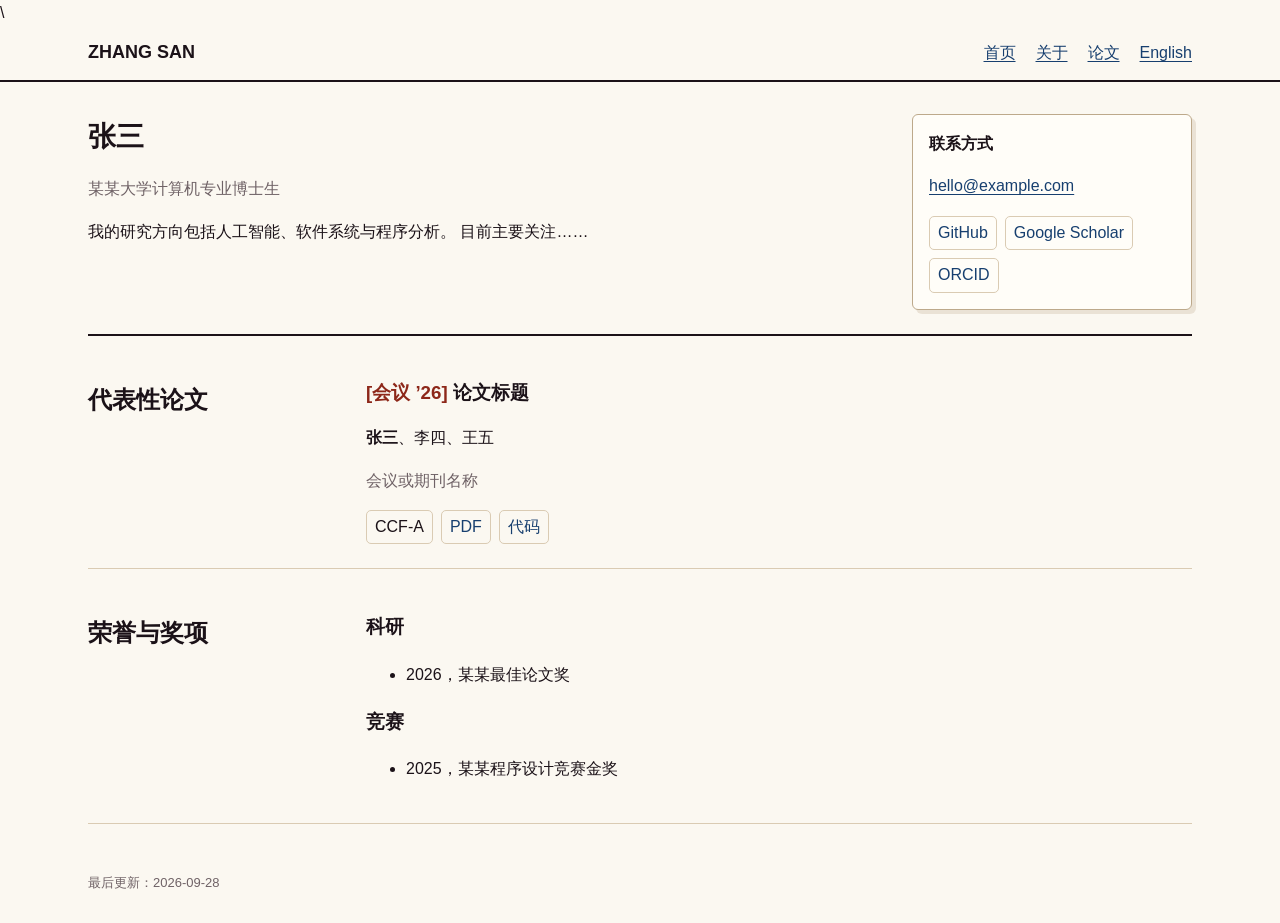
<file: index.html>
\<!doctype html>
<html lang="zh-CN">
<head>
  <meta charset="UTF-8">
  <meta name="viewport" content="width=device-width, initial-scale=1">
  <title>张三的个人主页</title>
  <meta name="description" content="张三的学术个人主页">
  <link rel="stylesheet" href="style.css">
</head>

<body>
  <header class="site-header">
    <nav>
      <a class="brand" href="/">ZHANG SAN</a>

      <div class="nav-links">
        <a href="/">首页</a>
        <a href="about.html">关于</a>
        <a href="publications.html">论文</a>
        <a href="en/">English</a>
      </div>
    </nav>
  </header>

  <main>
    <section class="hero">
      <div>
        <h1>张三</h1>
        <p class="role">某某大学计算机专业博士生</p>

        <p>
          我的研究方向包括人工智能、软件系统与程序分析。
          目前主要关注……
        </p>
      </div>

      <aside class="contact-card">
        <strong>联系方式</strong>
        <p><a href="mailto:hello@example.com">hello@example.com</a></p>

        <div class="links">
          <a href="https://github.com/username">GitHub</a>
          <a href="#">Google Scholar</a>
          <a href="#">ORCID</a>
        </div>
      </aside>
    </section>

    <section class="content-section">
      <h2>代表性论文</h2>

      <div>
        <article class="publication">
          <h3>
            <span class="venue">[会议 ’26]</span>
            论文标题
          </h3>
          <p><strong>张三</strong>、李四、王五</p>
          <p class="muted">会议或期刊名称</p>

          <div class="tags">
            <span>CCF-A</span>
            <a href="#">PDF</a>
            <a href="#">代码</a>
          </div>
        </article>
      </div>
    </section>

    <section class="content-section">
      <h2>荣誉与奖项</h2>

      <div>
        <h3>科研</h3>
        <ul>
          <li>2026，某某最佳论文奖</li>
        </ul>

        <h3>竞赛</h3>
        <ul>
          <li>2025，某某程序设计竞赛金奖</li>
        </ul>
      </div>
    </section>
  </main>

  <footer>最后更新：2026-09-28</footer>
</body>
</html>
</file>
<file: style.css>
:root {
  --background: #fbf8f1;
  --paper: #fffdf8;
  --text: #1b1218;
  --muted: #6f6266;
  --line: #dacbb3;
  --accent: #8d2719;
  --link: #173f6f;
  --max-width: 1160px;
}

* {
  box-sizing: border-box;
}

body {
  margin: 0;
  background: var(--background);
  color: var(--text);
  font-family: -apple-system, BlinkMacSystemFont, "Segoe UI",
    "Noto Sans SC", sans-serif;
  font-size: 16px;
  line-height: 1.65;
}

a {
  color: var(--link);
  text-underline-offset: 3px;
}

.site-header {
  position: sticky;
  top: 0;
  background: rgba(251, 248, 241, 0.94);
  backdrop-filter: blur(10px);
  border-bottom: 2px solid var(--text);
}

nav {
  max-width: var(--max-width);
  margin: auto;
  padding: 12px 28px;
  display: flex;
  justify-content: space-between;
  align-items: center;
}

.brand {
  color: var(--text);
  font-size: 18px;
  font-weight: 800;
  text-decoration: none;
}

.nav-links {
  display: flex;
  gap: 20px;
}

main {
  max-width: var(--max-width);
  margin: auto;
  padding: 32px 28px 48px;
}

.hero {
  display: grid;
  grid-template-columns: minmax(0, 1fr) 280px;
  gap: 28px;
  padding-bottom: 24px;
  border-bottom: 2px solid var(--text);
}

h1 {
  margin: 0;
  font-size: 28px;
}

.role,
.muted {
  color: var(--muted);
}

.contact-card {
  padding: 16px;
  background: var(--paper);
  border: 1px solid #bda98b;
  border-radius: 6px;
  box-shadow: 4px 4px 0 rgba(189, 169, 139, 0.28);
}

.links,
.tags {
  display: flex;
  flex-wrap: wrap;
  gap: 8px;
}

.links a,
.tags a,
.tags span {
  padding: 3px 8px;
  border: 1px solid var(--line);
  border-radius: 5px;
  text-decoration: none;
}

.content-section {
  display: grid;
  grid-template-columns: 250px minmax(0, 1fr);
  gap: 28px;
  padding: 24px 0;
  border-bottom: 1px solid var(--line);
}

.publication h3 {
  margin-bottom: 4px;
}

.venue {
  color: var(--accent);
}

footer {
  max-width: var(--max-width);
  margin: auto;
  padding: 0 28px 30px;
  color: var(--muted);
  font-size: 13px;
}

@media (max-width: 860px) {
  .hero,
  .content-section {
    grid-template-columns: 1fr;
  }

  nav,
  main {
    padding-left: 18px;
    padding-right: 18px;
  }
}
</file>
